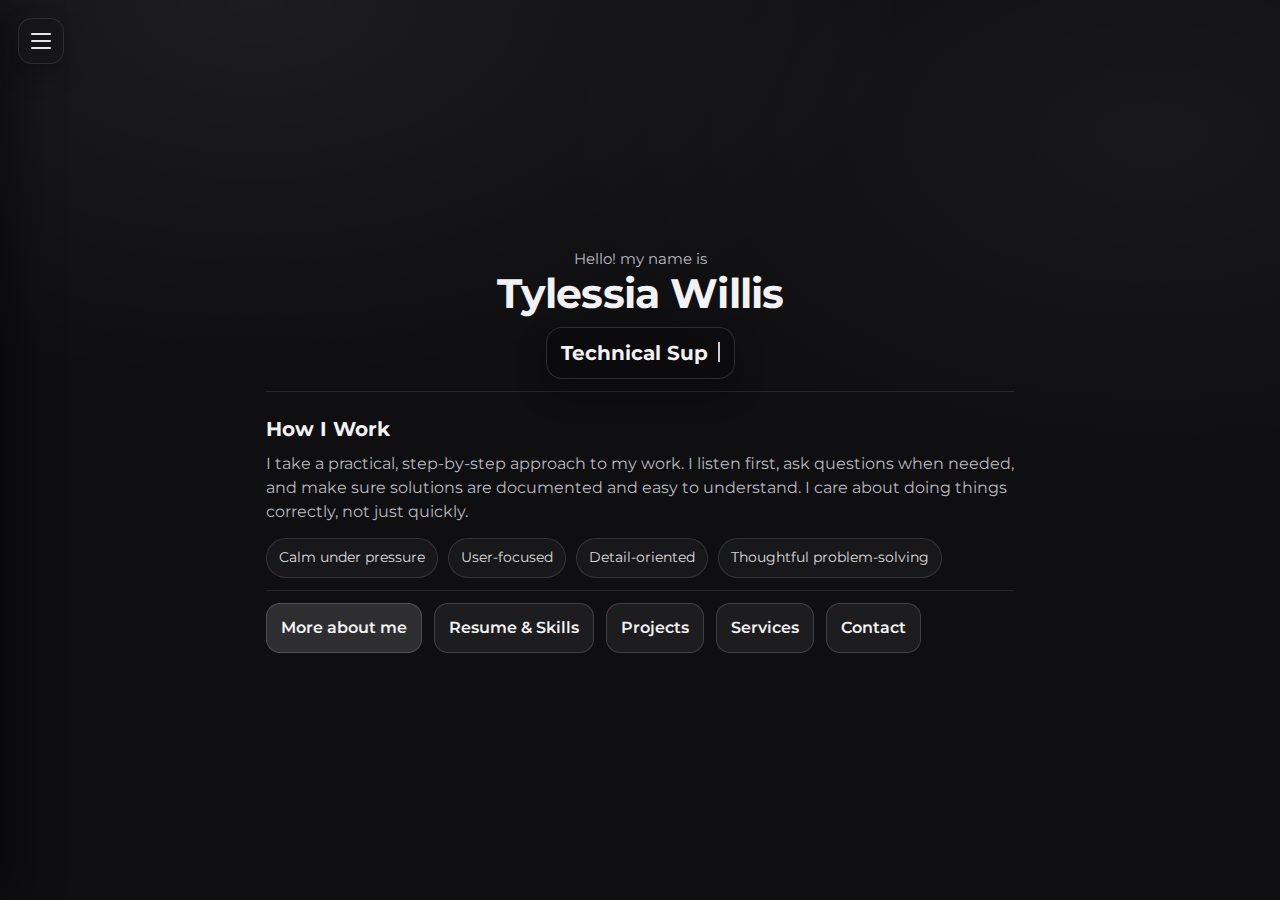
<file: index.html>
<!DOCTYPE html>
<html lang="en">
<head>
  <meta charset="UTF-8" />
  <meta name="viewport" content="width=device-width, initial-scale=1.0" />
  <title>Tylessia Willis | Portfolio</title>
  <meta name="description" content="Tylessia Willis — IT support + freelance web. Minimal portfolio with resume, services, and contact." />
  <link rel="preconnect" href="https://fonts.googleapis.com" />
  <link rel="preconnect" href="https://fonts.gstatic.com" crossorigin />
  <link href="https://fonts.googleapis.com/css2?family=Montserrat:wght@400;600;700&display=swap" rel="stylesheet" />
  <link rel="stylesheet" href="assets/css/styles.css" />
</head>
<body>
  <!-- Page: index -->
  <!-- Menu Button -->
  <button id="menu-toggle" class="menu-toggle" aria-label="Open navigation" aria-expanded="false" type="button">
    <span class="bars" aria-hidden="true">
      <span class="bar"></span>
      <span class="bar"></span>
      <span class="bar"></span>
    </span>
  </button>

  <!-- Slide Nav -->
  <div id="site-overlay" class="site-overlay" aria-hidden="true"></div>
  <nav id="site-nav" class="site-nav" aria-label="Site"></nav>

  <main class="page">
<div class="hero">
  <p class="kicker">Hello! my name is</p>
  <h1 class="h1">Tylessia Willis</h1>

  <!-- Smaller typing box -->
  <div class="hero-typed hero-typed--sm">
    <span id="typed-text"></span><span class="cursor"></span>
  </div>

  <div class="divider"></div>

<section class="home-personality">
  <h2 class="h2">How I Work</h2>

  <p class="muted">
  I take a practical, step-by-step approach to my work. I listen first, ask questions when needed,
  and make sure solutions are documented and easy to understand. I care about doing things correctly,
  not just quickly.
</p>


  <!-- Personality pills -->
<div class="traits">
  <span class="trait">Calm under pressure</span>
  <span class="trait">User-focused</span>
  <span class="trait">Detail-oriented</span>
  <span class="trait">Thoughtful problem-solving</span>
</div>


<div class="divider"></div>

<div class="btns">
  <a class="btn primary" href="about.html">More about me</a>
  <a class="btn" href="resume.html">Resume & Skills</a>
  <a class="btn" href="projects.html">Projects</a>
  <a class="btn" href="services.html">Services</a>
  <a class="btn" href="contact.html">Contact</a>
</div>

</section>
</div>

  </main>

  <script src="assets/js/site.js" defer></script>
  <script src="assets/js/home.js" defer></script>
</body>
</html>
</file>
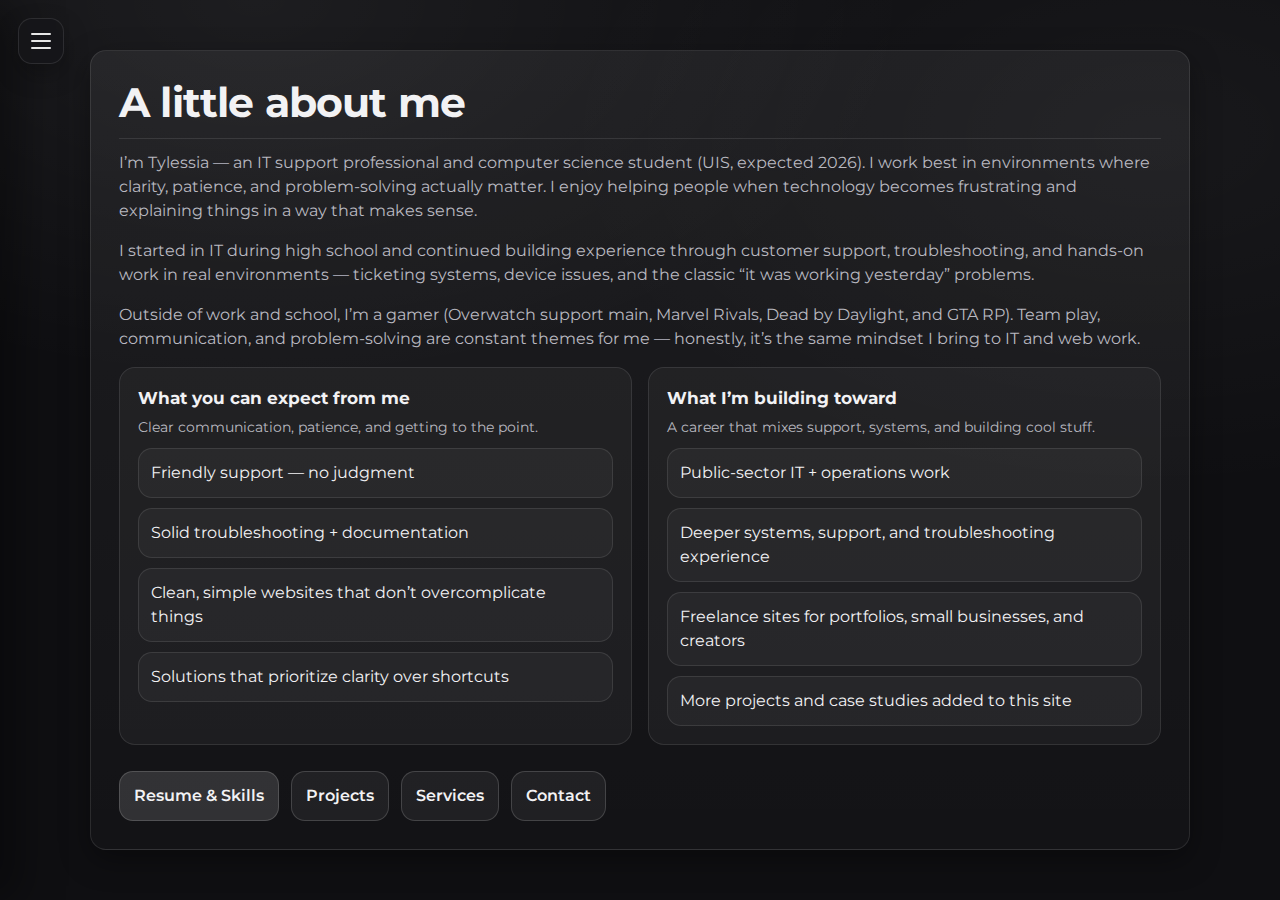
<file: about.html>
<!DOCTYPE html>
<html lang="en">
<head>
  <meta charset="UTF-8" />
  <meta name="viewport" content="width=device-width, initial-scale=1.0" />
  <title>About | Tylessia Willis</title>
  <meta name="description" content="About Tylessia Willis — IT support + web freelancing." />
  <link rel="preconnect" href="https://fonts.googleapis.com" />
  <link rel="preconnect" href="https://fonts.gstatic.com" crossorigin />
  <link href="https://fonts.googleapis.com/css2?family=Montserrat:wght@400;600;700&display=swap" rel="stylesheet" />
  <link rel="stylesheet" href="assets/css/styles.css" />
</head>
<body>
  <!-- Page: about -->
  <button id="menu-toggle" class="menu-toggle" aria-label="Open navigation" aria-expanded="false" type="button">
  <span class="bars" aria-hidden="true">
    <span class="bar"></span>
    <span class="bar"></span>
    <span class="bar"></span>
  </span>
</button>

<div id="site-overlay" class="site-overlay" aria-hidden="true"></div>
<nav id="site-nav" class="site-nav" aria-label="Site"></nav>


  <main class="page">
    <div class="container">
      <section class="card card-pad">
        <h1 class="h1">A little about me</h1>
        <div class="divider"></div>

        <div class="stack">
         <p class="muted">
  I’m Tylessia — an IT support professional and computer science student (UIS, expected 2026).
  I work best in environments where clarity, patience, and problem-solving actually matter.
  I enjoy helping people when technology becomes frustrating and explaining things in a way that makes sense.
</p>

<p class="muted">
  I started in IT during high school and continued building experience through customer support,
  troubleshooting, and hands-on work in real environments — ticketing systems, device issues,
  and the classic “it was working yesterday” problems.
</p>

<p class="muted">
  Outside of work and school, I’m a gamer (Overwatch support main, Marvel Rivals, Dead by Daylight,
  and GTA RP). Team play, communication, and problem-solving are constant themes for me —
  honestly, it’s the same mindset I bring to IT and web work.
</p>


          <div class="grid-2">
            <div class="project">
              <h3>What you can expect from me</h3>
              <p class="meta">Clear communication, patience, and getting to the point.</p>
              <ul class="list" style="margin-top:10px">
                <li>Friendly support — no judgment</li>
                <li>Solid troubleshooting + documentation</li>
                <li>Clean, simple websites that don’t overcomplicate things</li>
                <li>Solutions that prioritize clarity over shortcuts</li>
              </ul>
            </div>

            <div class="project">
              <h3>What I’m building toward</h3>
              <p class="meta">A career that mixes support, systems, and building cool stuff.</p>
              <ul class="list" style="margin-top:10px">
                <li>Public-sector IT + operations work</li>
                <li>Deeper systems, support, and troubleshooting experience</li>
                <li>Freelance sites for portfolios, small businesses, and creators</li>
                <li>More projects and case studies added to this site</li>
              </ul>
            </div>
          </div>

          <div class="btns">
            <a class="btn primary" href="resume.html">Resume & Skills</a>
            <a class="btn" href="projects.html">Projects</a>
            <a class="btn" href="services.html">Services</a>
            <a class="btn" href="contact.html">Contact</a>
          </div>
        </div>
      </section>
    </div>
  </main>
</body>
</html>
<script src="assets/js/site.js" defer></script>
</file>
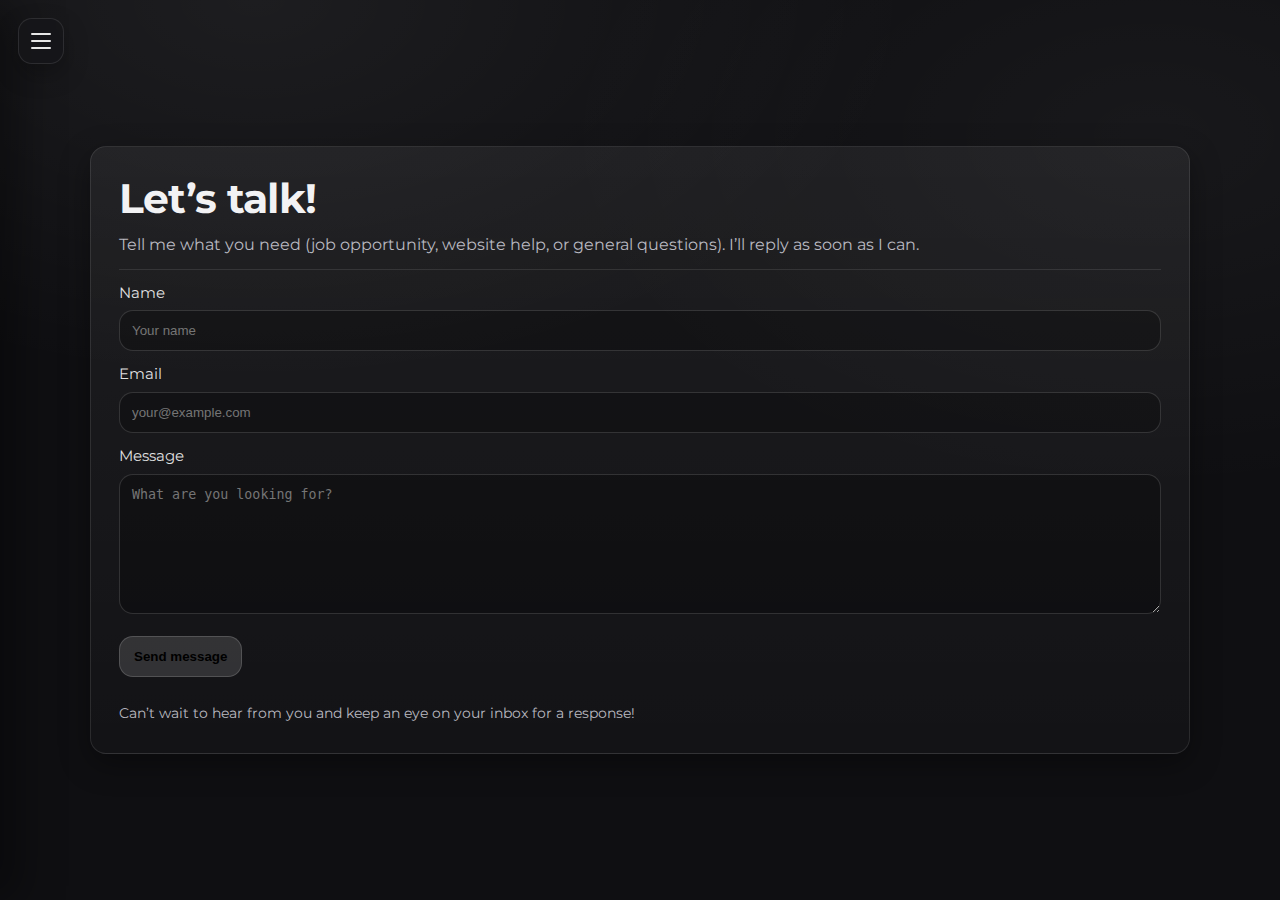
<file: contact.html>
<!DOCTYPE html>
<html lang="en">
<head>
  <meta charset="UTF-8" />
  <meta name="viewport" content="width=device-width, initial-scale=1.0" />
  <title>Contact | Tylessia Willis</title>
  <meta name="description" content="Contact Tylessia Willis for IT support and freelance website work." />
  <link rel="preconnect" href="https://fonts.googleapis.com" />
  <link rel="preconnect" href="https://fonts.gstatic.com" crossorigin />
  <link href="https://fonts.googleapis.com/css2?family=Montserrat:wght@400;600;700&display=swap" rel="stylesheet" />
  <link rel="stylesheet" href="assets/css/styles.css" />
</head>
<body>
  <button id="menu-toggle" class="menu-toggle" aria-label="Open navigation" aria-expanded="false" type="button">
    <span class="bars" aria-hidden="true">
      <span class="bar"></span>
      <span class="bar"></span>
      <span class="bar"></span>
    </span>
  </button>

  <div id="site-overlay" class="site-overlay" aria-hidden="true"></div>
  <nav id="site-nav" class="site-nav" aria-label="Site"></nav>

  <main class="page">
    <div class="container">
      <section class="card card-pad">
        <h1 class="h1">Let’s talk!</h1>
        <p class="muted" style="margin-top:10px">
          Tell me what you need (job opportunity, website help, or general questions). I’ll reply as soon as I can.
        </p>

        <div class="divider"></div>

        <form
          class="form"
          action="https://formspree.io/f/mjknzzpp"
          method="POST"
        >
          <input type="hidden" name="_subject" value="New message from portfolio site">
          <input type="text" name="_gotcha" style="display:none" tabindex="-1" autocomplete="off">

          <div class="field">
            <label for="name">Name</label>
            <input id="name" name="name" type="text" autocomplete="name" placeholder="Your name" required />
          </div>

          <div class="field">
            <label for="email">Email</label>
            <input id="email" name="email" type="email" autocomplete="email" placeholder="your@example.com" required />
          </div>

          <div class="field">
            <label for="message">Message</label>
            <textarea id="message" name="message" placeholder="What are you looking for?" required></textarea>
          </div>

          <div class="btns">
            <button class="btn primary" type="submit">Send message</button>
          </div>

          <p class="footer-note">
            Can’t wait to hear from you and keep an eye on your inbox for a response!
          </p>
        </form>
      </section>
    </div>
  </main>

  <script src="assets/js/site.js" defer></script>
</body>
</html>
</file>
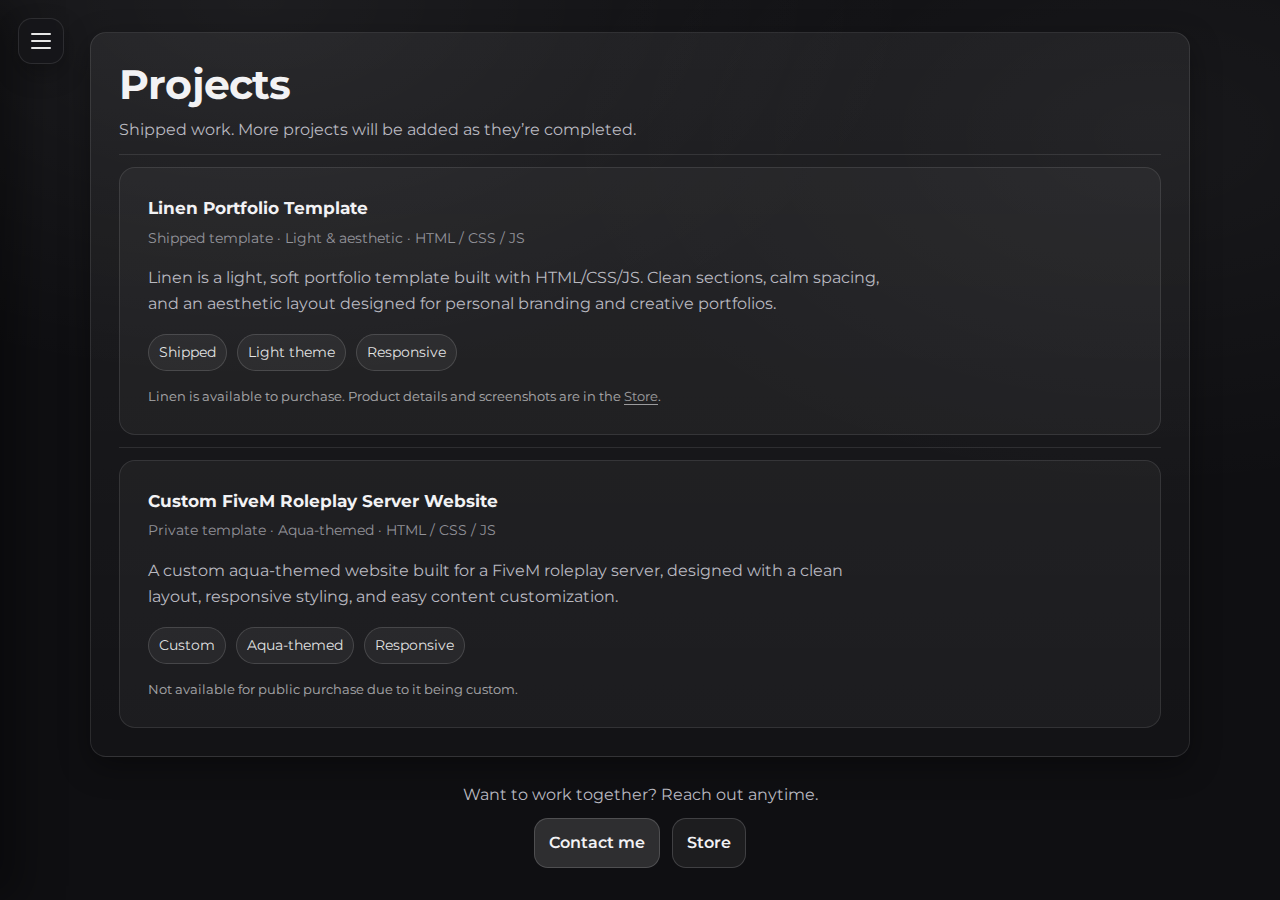
<file: projects.html>
<!DOCTYPE html>
<html lang="en">
<head>
  <meta charset="UTF-8" />
  <meta name="viewport" content="width=device-width, initial-scale=1.0" />
  <title>Projects | Tylessia Willis</title>
  <meta name="description" content="Shipped work by Tylessia Willis." />

  <link rel="preconnect" href="https://fonts.googleapis.com" />
  <link rel="preconnect" href="https://fonts.gstatic.com" crossorigin />
  <link href="https://fonts.googleapis.com/css2?family=Montserrat:wght@400;600;700&display=swap" rel="stylesheet" />
  <link rel="stylesheet" href="assets/css/styles.css" />

  <!-- Page-only spacing polish (safe) -->
  <style>
    .project { padding: 28px; }
    .project h3 { margin-bottom: 6px; }
    .project .meta { margin: 0 0 16px; opacity: .75; }
    .project .project-desc { line-height: 1.6; max-width: 68ch; margin: 0 0 18px; }
    .badges { margin-bottom: 16px; }
    .project-note { margin-top: 8px; font-size: 13px; opacity: .65; max-width: 72ch; }
    .project-note a { color: inherit; text-decoration: underline; text-underline-offset: 3px; opacity: .9; }
    .project-note a:hover { opacity: 1; }
  </style>
</head>

<body>
  <!-- Page: projects -->
  <button id="menu-toggle" class="menu-toggle" aria-label="Open navigation" aria-expanded="false" type="button">
    <span class="bars" aria-hidden="true">
      <span class="bar"></span>
      <span class="bar"></span>
      <span class="bar"></span>
    </span>
  </button>

  <div id="site-overlay" class="site-overlay" aria-hidden="true"></div>
  <nav id="site-nav" class="site-nav" aria-label="Site"></nav>

  <main class="page">
    <div class="container">
      <section class="card card-pad">
        <h1 class="h1">Projects</h1>
        <p class="muted" style="margin-top:10px">
          Shipped work. More projects will be added as they’re completed.
        </p>

        <div class="divider"></div>

        <div class="projects">
          <!-- ✅ Shipped: Linen -->
          <article class="project">
            <h3>Linen Portfolio Template</h3>
            <p class="meta">Shipped template · Light & aesthetic · HTML / CSS / JS</p>

            <p class="muted project-desc">
              Linen is a light, soft portfolio template built with HTML/CSS/JS. Clean sections, calm spacing,
              and an aesthetic layout designed for personal branding and creative portfolios.
            </p>

            <div class="badges">
              <span class="badge">Shipped</span>
              <span class="badge">Light theme</span>
              <span class="badge">Responsive</span>
            </div>

            <p class="project-note">
              Linen is available to purchase. Product details and screenshots are in the
              <a href="store.html">Store</a>.
            </p>
          </article>
        </div>

        <div class="divider"></div>

          <article class="project">
            <h3>Custom FiveM Roleplay Server Website</h3>
            <p class="meta">Private template · Aqua-themed · HTML / CSS / JS</p>

            <p class="muted project-desc">
            A custom aqua-themed website built for a FiveM roleplay server, designed with a clean layout, responsive styling, and easy content customization.
            </p>

            <div class="badges">
              <span class="badge">Custom</span>
              <span class="badge">Aqua-themed</span>
              <span class="badge">Responsive</span>
            </div>

            <p class="project-note">
              Not available for public purchase due to it being custom.
            </p>
          </article>
        </div>
        
        <div class="divider"></div>

        <p class="muted">
          Want to work together? Reach out anytime.
        </p>

        <div class="btns">
          <a class="btn primary" href="contact.html">Contact me</a>
          <a class="btn" href="store.html">Store</a>
        </div>
      </section>
    </div>
  </main>

  <script src="assets/js/site.js" defer></script>
</body>
</html>
</file>
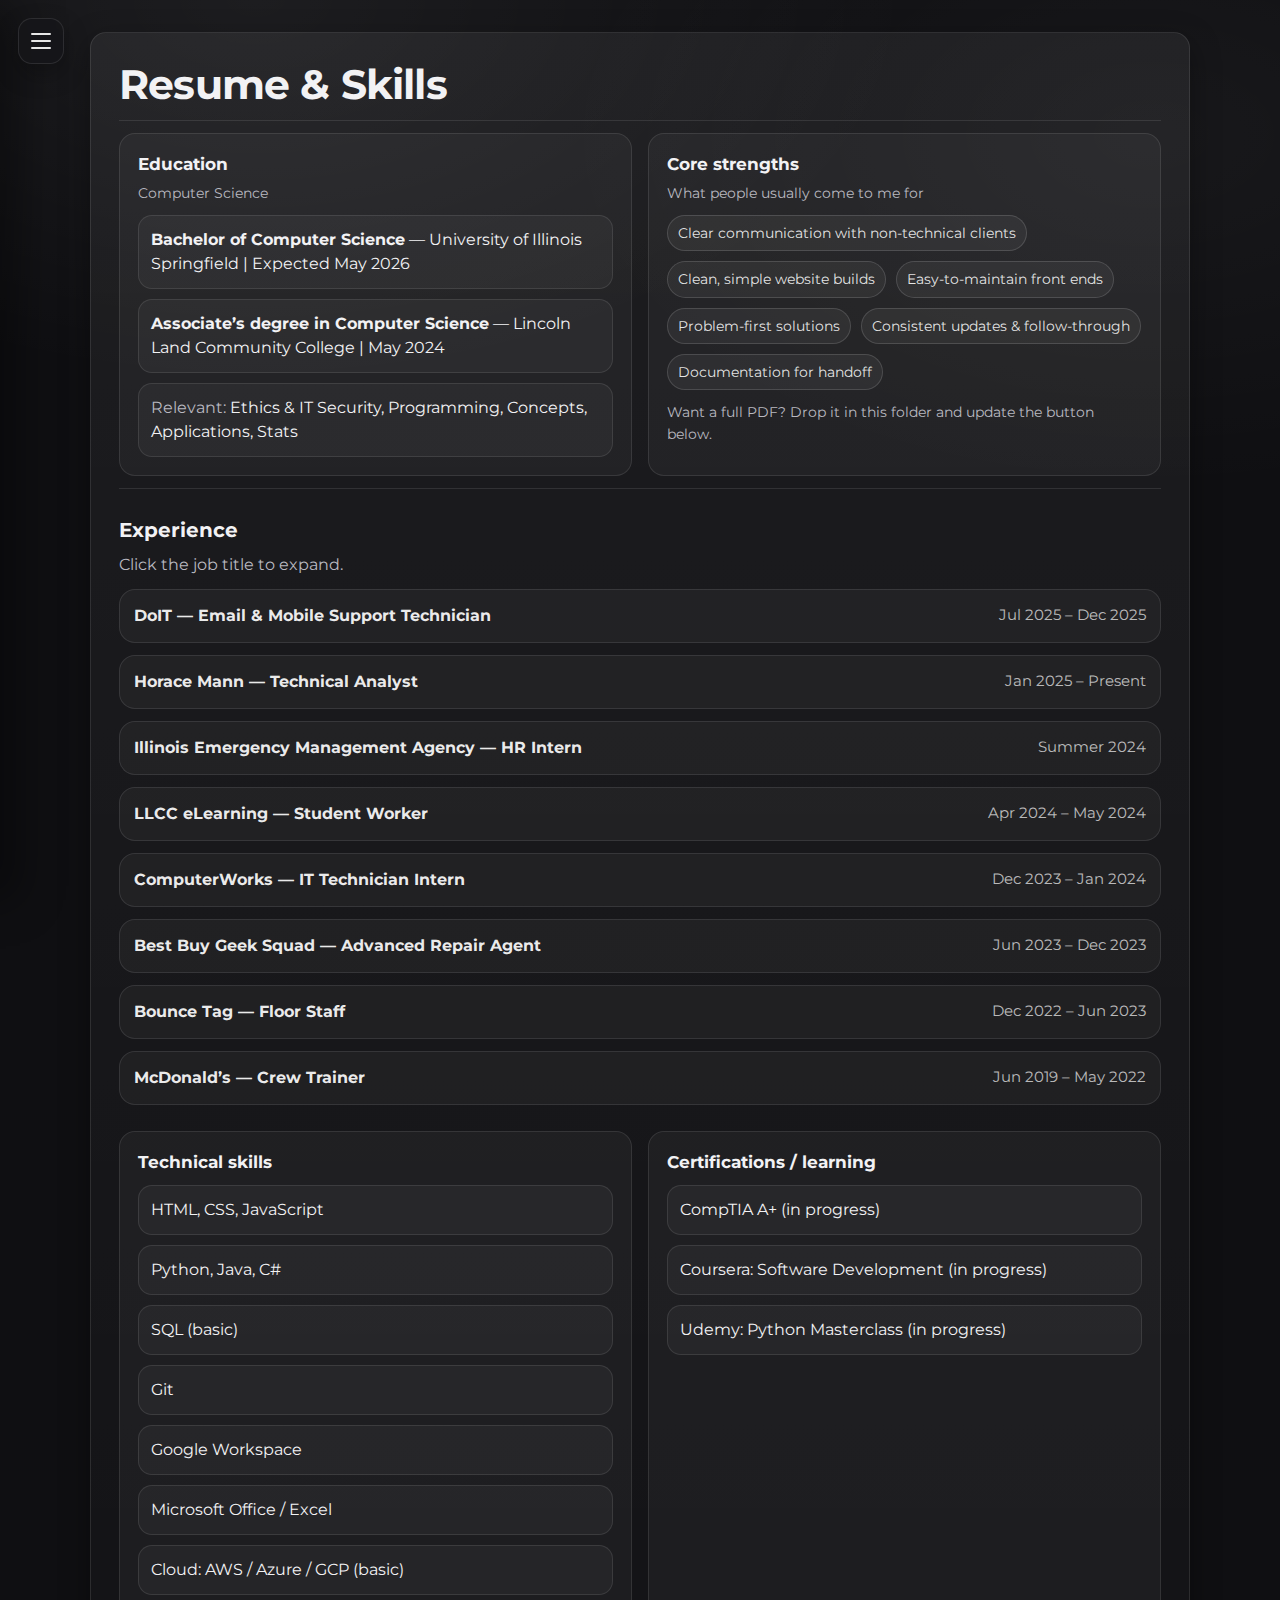
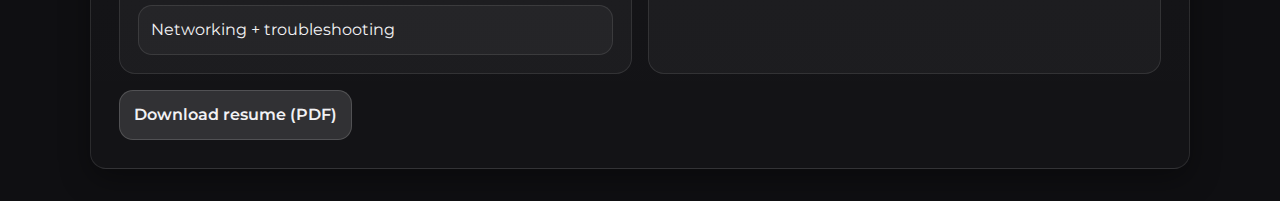
<file: resume.html>
<!DOCTYPE html>
<html lang="en">
<head>
  <meta charset="UTF-8" />
  <meta name="viewport" content="width=device-width, initial-scale=1.0" />
  <title>Resume & Skills | Tylessia Willis</title>
  <meta name="description" content="Resume, skills, and experience for Tylessia Willis." />
  <link rel="preconnect" href="https://fonts.googleapis.com" />
  <link rel="preconnect" href="https://fonts.gstatic.com" crossorigin />
  <link href="https://fonts.googleapis.com/css2?family=Montserrat:wght@400;600;700&display=swap" rel="stylesheet" />
  <link rel="stylesheet" href="assets/css/styles.css" />
</head>
<body>
  <!-- Page: resume -->
  <button id="menu-toggle" class="menu-toggle" aria-label="Open navigation" aria-expanded="false" type="button">
    <span class="bars" aria-hidden="true">
      <span class="bar"></span>
      <span class="bar"></span>
      <span class="bar"></span>
    </span>
  </button>

  <div id="site-overlay" class="site-overlay" aria-hidden="true"></div>
  <nav id="site-nav" class="site-nav" aria-label="Site"></nav>

  <main class="page">
    <div class="container">
      <section class="card card-pad">
        <h1 class="h1">Resume & Skills</h1>
        <div class="divider"></div>

        <div class="grid-2">
          <div class="project">
            <h3>Education</h3>
            <p class="meta">Computer Science</p>
            <ul class="list" style="margin-top:10px">
              <li><strong>Bachelor of Computer Science</strong> — University of Illinois Springfield | Expected May 2026</li>
              <li><strong>Associate’s degree in Computer Science</strong> — Lincoln Land Community College | May 2024</li>
              <li><span class="muted">Relevant:</span> Ethics & IT Security, Programming, Concepts, Applications, Stats</li>
            </ul>
          </div>

          <div class="project">
            <h3>Core strengths</h3>
            <p class="meta">What people usually come to me for</p>
            <div class="badges">
            <span class="badge">Clear communication with non-technical clients</span>
            <span class="badge">Clean, simple website builds</span>
            <span class="badge">Easy-to-maintain front ends</span>
            <span class="badge">Problem-first solutions</span>
            <span class="badge">Consistent updates & follow-through</span>
            <span class="badge">Documentation for handoff</span>
            </div>
            <p class="footer-note" style="margin-top:12px">
              Want a full PDF? Drop it in this folder and update the button below.
            </p>
          </div>
        </div>

        <div class="divider"></div>

      <section class="section">
  <h2 class="h2">Experience</h2>
  <p class="muted">Click the job title to expand.</p>

  <div class="exp-list">

    <details class="exp-item">
      <summary class="exp-summary">
        <span class="exp-title">DoIT — Email &amp; Mobile Support Technician</span>
        <span class="exp-meta">Jul 2025 – Dec 2025</span>
      </summary>
      <div class="exp-body">
        <ul class="exp-bullets">
          <li>Supported users with email and mobile device issues, focusing on clear communication and quick resolution.</li>
          <li>Troubleshot account access, device setup, and common configuration problems.</li>
          <li>Documented fixes and patterns to reduce repeat issues.</li>
          <li>Escalated complex issues with helpful notes and context.</li>
        </ul>
      </div>
    </details>

    <details class="exp-item">
      <summary class="exp-summary">
        <span class="exp-title">Horace Mann — Technical Analyst</span>
        <span class="exp-meta">Jan 2025 – Present</span>
      </summary>
      <div class="exp-body">
        <ul class="exp-bullets">
          <li>Provided technical support through tickets and direct communication with users.</li>
          <li>Troubleshot hardware/software issues and guided users step-by-step.</li>
          <li>Prioritized requests, tracked progress, and followed through to resolution.</li>
          <li>Maintained clear documentation for repeatable solutions.</li>
        </ul>
      </div>
    </details>

    <details class="exp-item">
      <summary class="exp-summary">
        <span class="exp-title">Illinois Emergency Management Agency — HR Intern</span>
        <span class="exp-meta">Summer 2024</span>
      </summary>
      <div class="exp-body">
        <ul class="exp-bullets">
          <li>Supported internal processes and documentation in a structured environment.</li>
          <li>Worked with teams to keep information organized and accurate.</li>
          <li>Communicated updates clearly and handled sensitive information responsibly.</li>
          <li>Assisted with tasks that required attention to detail and follow-through.</li>
        </ul>
      </div>
    </details>

    <details class="exp-item">
      <summary class="exp-summary">
        <span class="exp-title">LLCC eLearning — Student Worker</span>
        <span class="exp-meta">Apr 2024 – May 2024</span>
      </summary>
      <div class="exp-body">
        <ul class="exp-bullets">
          <li>Supported eLearning tasks and helped keep course-related work organized.</li>
          <li>Assisted with troubleshooting and basic support requests as needed.</li>
          <li>Communicated clearly with staff and followed instructions carefully.</li>
          <li>Helped maintain consistency and quality in day-to-day work.</li>
        </ul>
      </div>
    </details>

    <details class="exp-item">
      <summary class="exp-summary">
        <span class="exp-title">ComputerWorks — IT Technician Intern</span>
        <span class="exp-meta">Dec 2023 – Jan 2024</span>
      </summary>
      <div class="exp-body">
        <ul class="exp-bullets">
          <li>Assisted with diagnosing and resolving device and system issues.</li>
          <li>Worked with ticketing / service workflows and customer communication.</li>
          <li>Performed basic setup, testing, and troubleshooting tasks.</li>
          <li>Documented findings and next steps for smooth handoff.</li>
        </ul>
      </div>
    </details>

    <details class="exp-item">
      <summary class="exp-summary">
        <span class="exp-title">Best Buy Geek Squad — Advanced Repair Agent</span>
        <span class="exp-meta">Jun 2023 – Dec 2023</span>
      </summary>
      <div class="exp-body">
        <ul class="exp-bullets">
          <li>Diagnosed and repaired customer devices with a focus on clear expectations.</li>
          <li>Explained technical issues in a way that made sense to non-technical users.</li>
          <li>Documented work and kept repairs organized.</li>
          <li>Balanced quality work with time management.</li>
        </ul>
      </div>
    </details>

    <details class="exp-item">
      <summary class="exp-summary">
        <span class="exp-title">Bounce Tag — Floor Staff</span>
        <span class="exp-meta">Dec 2022 – Jun 2023</span>
      </summary>
      <div class="exp-body">
        <ul class="exp-bullets">
          <li>Customer-facing support in a fast-paced environment.</li>
          <li>Handled issues calmly and communicated clearly with guests and team members.</li>
          <li>Stayed organized during busy shifts and followed procedures.</li>
          <li>Maintained a positive, helpful presence.</li>
        </ul>
      </div>
    </details>

    <details class="exp-item">
      <summary class="exp-summary">
        <span class="exp-title">McDonald’s — Crew Trainer</span>
        <span class="exp-meta">Jun 2019 – May 2022</span>
      </summary>
      <div class="exp-body">
        <ul class="exp-bullets">
          <li>Trained new staff and supported team performance through clear instruction.</li>
          <li>Stayed calm under pressure and helped keep operations running smoothly.</li>
          <li>Handled customer concerns with patience and professionalism.</li>
          <li>Maintained consistency, accuracy, and accountability.</li>
        </ul>
      </div>
    </details>
</div>
</section>

        <div class="grid-2 section">
          <div class="project">
            <h3>Technical skills</h3>
            <ul class="list" style="margin-top:10px">
              <li>HTML, CSS, JavaScript</li>
              <li>Python, Java, C#</li>
              <li>SQL (basic)</li>
              <li>Git</li>
              <li>Google Workspace</li>
              <li>Microsoft Office / Excel</li>
              <li>Cloud: AWS / Azure / GCP (basic)</li>
              <li>Networking + troubleshooting</li>
            </ul>
          </div>

          <div class="project">
            <h3>Certifications / learning</h3>
            <ul class="list" style="margin-top:10px">
              <li>CompTIA A+ (in progress)</li>
              <li>Coursera: Software Development (in progress)</li>
              <li>Udemy: Python Masterclass (in progress)</li>
            </ul>
            </div>
            <div class="section-actions">
  <a class="btn primary" href="assets/docs/resume.pdf" download>
    Download resume (PDF)
  </a>
</div>

          </div>
        </div>
      </section>
    </div>
  </main>

  <script src="assets/js/site.js" defer></script>
</body>
</html>
</file>
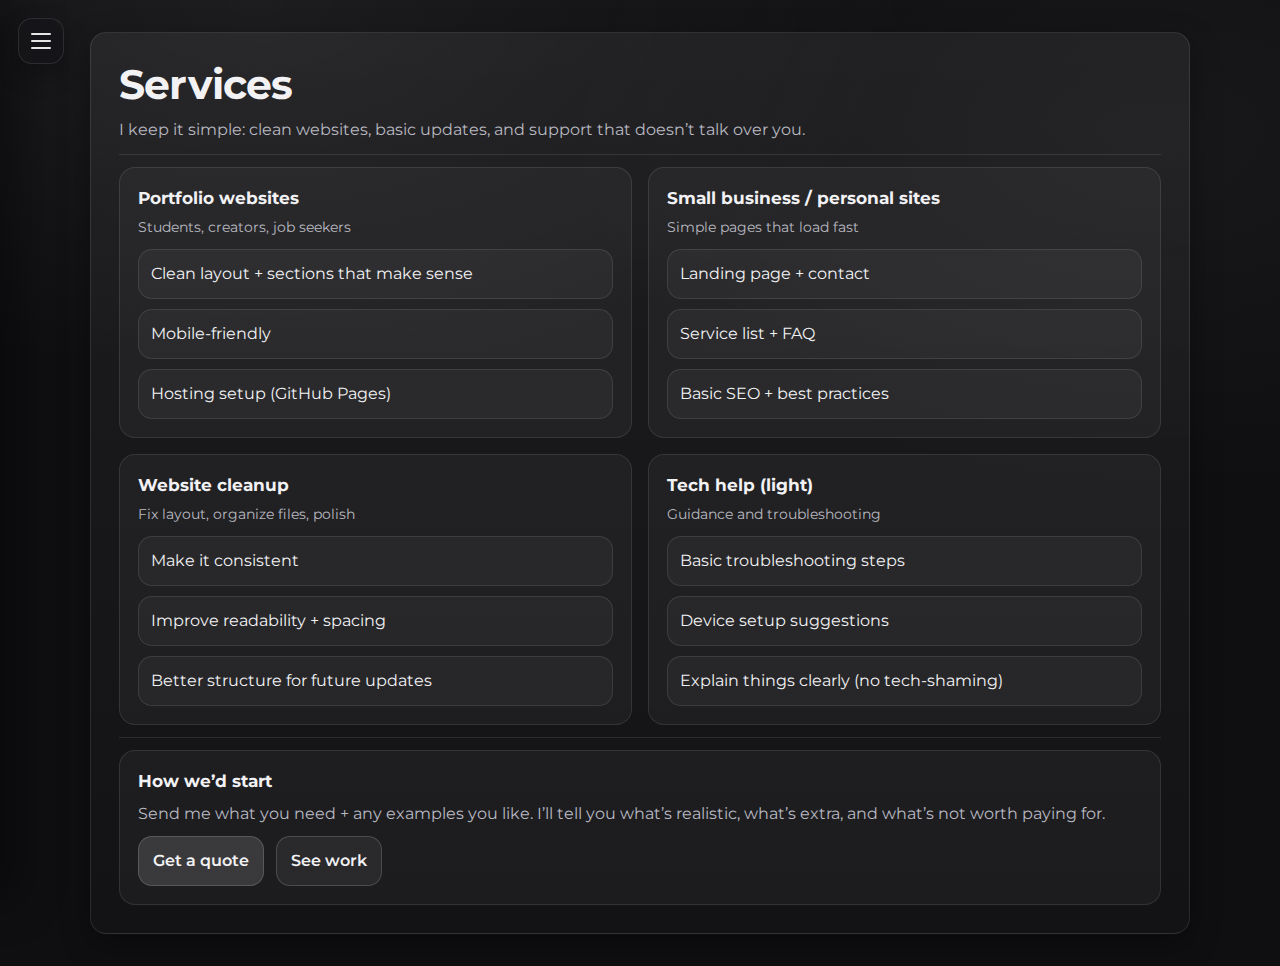
<file: services.html>
<!DOCTYPE html>
<html lang="en">
<head>
  <meta charset="UTF-8" />
  <meta name="viewport" content="width=device-width, initial-scale=1.0" />
  <title>Services | Tylessia Willis</title>
  <meta name="description" content="Freelance website and tech services by Tylessia Willis." />
  <link rel="preconnect" href="https://fonts.googleapis.com" />
  <link rel="preconnect" href="https://fonts.gstatic.com" crossorigin />
  <link href="https://fonts.googleapis.com/css2?family=Montserrat:wght@400;600;700&display=swap" rel="stylesheet" />
  <link rel="stylesheet" href="assets/css/styles.css" />
</head>
<body>
  <!-- Page: services -->
  <button id="menu-toggle" class="menu-toggle" aria-label="Open navigation" aria-expanded="false" type="button">
    <span class="bars" aria-hidden="true">
      <span class="bar"></span>
      <span class="bar"></span>
      <span class="bar"></span>
    </span>
  </button>

  <div id="site-overlay" class="site-overlay" aria-hidden="true"></div>
  <nav id="site-nav" class="site-nav" aria-label="Site"></nav>

  <main class="page">
    <div class="container">
      <section class="card card-pad">
        <h1 class="h1">Services</h1>
        <p class="muted" style="margin-top:10px">
          I keep it simple: clean websites, basic updates, and support that doesn’t talk over you.
        </p>

        <div class="divider"></div>

        <div class="grid-2">
          <article class="project">
            <h3>Portfolio websites</h3>
            <p class="meta">Students, creators, job seekers</p>
            <ul class="list" style="margin-top:10px">
              <li>Clean layout + sections that make sense</li>
              <li>Mobile-friendly</li>
              <li>Hosting setup (GitHub Pages)</li>
            </ul>
          </article>

          <article class="project">
            <h3>Small business / personal sites</h3>
            <p class="meta">Simple pages that load fast</p>
            <ul class="list" style="margin-top:10px">
              <li>Landing page + contact</li>
              <li>Service list + FAQ</li>
              <li>Basic SEO + best practices</li>
            </ul>
          </article>

          <article class="project">
            <h3>Website cleanup</h3>
            <p class="meta">Fix layout, organize files, polish</p>
            <ul class="list" style="margin-top:10px">
              <li>Make it consistent</li>
              <li>Improve readability + spacing</li>
              <li>Better structure for future updates</li>
            </ul>
          </article>

          <article class="project">
            <h3>Tech help (light)</h3>
            <p class="meta">Guidance and troubleshooting</p>
            <ul class="list" style="margin-top:10px">
              <li>Basic troubleshooting steps</li>
              <li>Device setup suggestions</li>
              <li>Explain things clearly (no tech-shaming)</li>
            </ul>
          </article>
        </div>

        <div class="divider"></div>

        <article class="project">
          <h3>How we’d start</h3>
          <p class="muted" style="margin-top:8px">
            Send me what you need + any examples you like. I’ll tell you what’s realistic, what’s extra, and what’s not worth paying for.
          </p>
          <div class="btns">
            <a class="btn primary" href="contact.html">Get a quote</a>
            <a class="btn" href="projects.html">See work</a>
          </div>
        </article>
      </section>
    </div>
  </main>

  <script src="assets/js/site.js" defer></script>
</body>
</html>
</file>
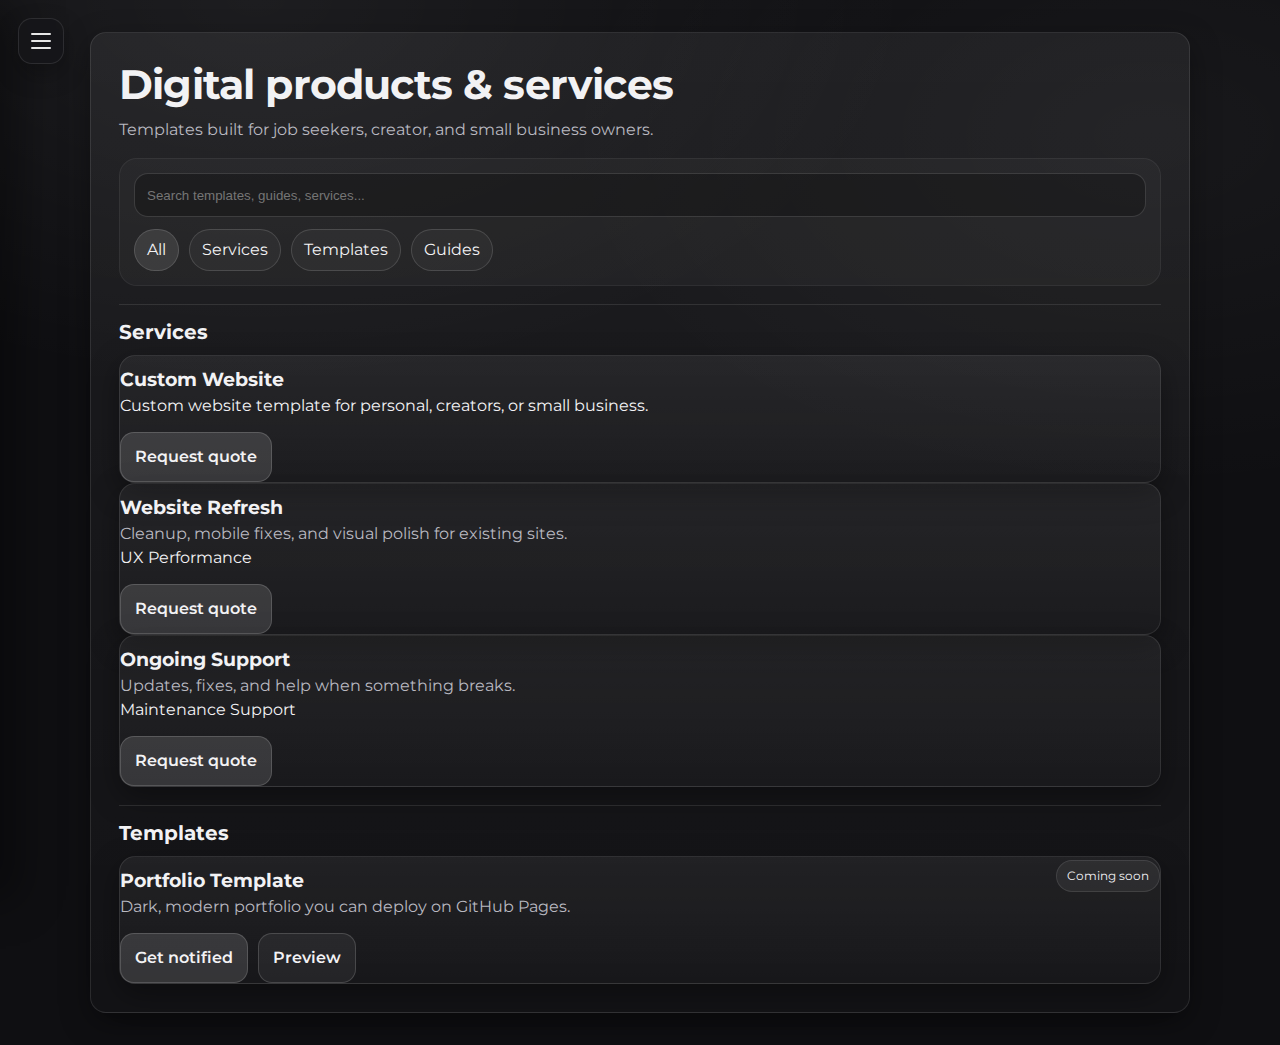
<file: store.html>
<!DOCTYPE html>
<html lang="en">
<head>
  <meta charset="UTF-8" />
  <meta name="viewport" content="width=device-width, initial-scale=1.0" />
  <title>Store | Tylessia Willis</title>
  <meta name="description" content="Services and digital templates by Tylessia Willis." />

  <link rel="preconnect" href="https://fonts.googleapis.com" />
  <link rel="preconnect" href="https://fonts.gstatic.com" crossorigin />
  <link href="https://fonts.googleapis.com/css2?family=Montserrat:wght@400;600;700&display=swap" rel="stylesheet" />

  <link rel="stylesheet" href="assets/css/styles.css" />

  <!-- Small safety styles (only for the new store controls + badges) -->
  <style>
    .store-controls{display:grid;gap:12px;margin-top:16px}
    .store-search{width:100%}
    .store-filters{display:flex;flex-wrap:wrap;gap:10px}
    .pill-btn{border:1px solid rgba(255,255,255,.14);background:rgba(255,255,255,.04);color:inherit;padding:8px 12px;border-radius:999px;cursor:pointer;font:inherit}
    .pill-btn.is-active{background:rgba(255,255,255,.10)}
    .store-badge{font-size:12px;padding:6px 10px;border-radius:999px;background:rgba(255,255,255,.06);border:1px solid rgba(255,255,255,.10)}
    .card-top{display:flex;align-items:center;justify-content:space-between;gap:12px}
    .store-actions{display:flex;gap:10px;flex-wrap:wrap;margin-top:14px}
    .is-hidden{display:none!important}
  </style>
</head>
<body>

  <!-- Nav -->
  <button id="menu-toggle" class="menu-toggle" aria-label="Open navigation" aria-expanded="false" type="button">
    <span class="bars" aria-hidden="true">
      <span class="bar"></span>
      <span class="bar"></span>
      <span class="bar"></span>
    </span>
  </button>
  <div id="site-overlay" class="site-overlay" aria-hidden="true"></div>
  <nav id="site-nav" class="site-nav" aria-label="Site"></nav>

  <main class="page">
    <div class="container">

      <section class="card card-pad">
        <h1 class="h1">Digital products & services</h1>
        <p class="muted" style="margin-top:10px">
          Templates built for job seekers, creator, and small business owners.</p>

        <!-- Search + Filters -->
        <div class="store-controls">
          <input
            id="storeSearch"
            class="input store-search"
            type="search"
            placeholder="Search templates, guides, services..."
            aria-label="Search store items"
          />

          <div class="store-filters" role="tablist" aria-label="Store filters">
            <button class="pill-btn is-active" data-filter="all" type="button">All</button>
            <button class="pill-btn" data-filter="services" type="button">Services</button>
            <button class="pill-btn" data-filter="templates" type="button">Templates</button>
            <button class="pill-btn" data-filter="guides" type="button">Guides</button>
          </div>
        </div>

        <div class="divider" style="margin-top:18px"></div>

        <!-- SERVICES -->
        <h2 class="h2">Services</h2>

        <div class="grid grid-3">
          <div class="card store-item" data-type="services" data-title="Portfolio Website">
            <div class="card-top">
              <span class="pill"></span>
            </div>

            <h3 style="margin-top:10px">Custom Website</h3>
            <div class="pill-row">
              <span class="pill">Custom website template for personal, creators, or small business.</span>
            </div>

            <div class="store-actions">
              <a class="btn primary" href="contact.html">Request quote</a>
            </div>
          </div>

          <div class="card store-item" data-type="services" data-title="Website Refresh">
    

            <h3 style="margin-top:10px">Website Refresh</h3>
            <p class="muted">
              Cleanup, mobile fixes, and visual polish for existing sites.
            </p>

            <div class="pill-row">
              <span class="pill">UX</span>
              <span class="pill">Performance</span>
            </div>

            <div class="store-actions">
              <a class="btn primary" href="contact.html">Request quote</a>
            </div>
          </div>

          <div class="card store-item" data-type="services" data-title="Ongoing Support">
            <div class="card-top">
            </div>

            <h3 style="margin-top:10px">Ongoing Support</h3>
            <p class="muted">
              Updates, fixes, and help when something breaks.
            </p>

            <div class="pill-row">
              <span class="pill">Maintenance</span>
              <span class="pill">Support</span>
            </div>

            <div class="store-actions">
              <a class="btn primary" href="contact.html">Request quote</a>
            </div>
          </div>
        </div>

        <div class="divider" style="margin-top:18px"></div>

        <!-- TEMPLATES -->
        <h2 class="h2">Templates</h2>

        <div class="grid grid-3">
          <div class="card store-item" data-type="templates" data-title="Minimal Portfolio Template">
            <div class="card-top">
              <span class="pill"><h3 style="margin-top:10px">Portfolio Template</h3></span>
              <span class="store-badge">Coming soon</span>
            </div>
            <p class="muted">
              Dark, modern portfolio you can deploy on GitHub Pages.
            </p>

            <div class="store-actions">
              <a class="btn primary" href="contact.html">Get notified</a>
              <a class="btn" href="projects.html">Preview</a>
            </div>
          </div>
        </div>
      </section>
    </div>
  </main>

  <script src="assets/js/site.js" defer></script>

  <!-- Store search + filters -->
  <script>
    document.addEventListener("DOMContentLoaded", () => {
      const search = document.getElementById("storeSearch");
      const items = Array.from(document.querySelectorAll(".store-item"));
      const filterBtns = Array.from(document.querySelectorAll(".pill-btn"));

      let active = "all";

      function apply() {
        const q = (search?.value || "").trim().toLowerCase();

        items.forEach(el => {
          const type = el.getAttribute("data-type") || "";
          const title = (el.getAttribute("data-title") || "").toLowerCase();
          const text = (el.textContent || "").toLowerCase();

          const okType = (active === "all") || (type === active);
          const okSearch = !q || title.includes(q) || text.includes(q);

          el.classList.toggle("is-hidden", !(okType && okSearch));
        });
      }

      filterBtns.forEach(btn => {
        btn.addEventListener("click", () => {
          filterBtns.forEach(b => b.classList.remove("is-active"));
          btn.classList.add("is-active");
          active = btn.getAttribute("data-filter") || "all";
          apply();
        });
      });

      search?.addEventListener("input", apply);
      apply();
    });
  </script>
</body>
</html>
</file>
<file: assets/css/styles.css>
/* ==========================================================
   Tylessia Willis — Portfolio Styles
   TABLE OF CONTENTS
   1) CSS Variables + Base
   2) Layout (page, container, grid)
   3) Typography
   4) Components (card, buttons, badges/pills, dividers)
   5) Navigation (mobile + overlay)
   6) Forms
   7) Page Sections (home, about, resume, projects)
   8) Utilities
   ========================================================== */

/*
  Tylessia Willis — Portfolio
  Minimal, dark, and clean. (Light enough to feel friendly, dark enough to feel sleek.)
*/

:root {
  --bg: #0f0f12;
  --panel: #15151a;
  --panel-2: #1b1b22;
  --text: #f2f2f4;
  --muted: #b9b9c0;
  --faint: #7c7c87;
  --line: rgba(255, 255, 255, 0.10);
  --shadow: 0 10px 30px rgba(0, 0, 0, 0.35);
  --radius: 16px;
  --radius-sm: 12px;
  --max: 1100px;
}

* {
  box-sizing: border-box;
  margin: 0;
  padding: 0;
}

html,
body {
  height: 100%;
}

body {
  font-family: 'Montserrat', system-ui, -apple-system, Segoe UI, Roboto, Arial, sans-serif;
  background: radial-gradient(1200px 700px at 20% 0%, rgba(255,255,255,0.06), transparent 55%),
              radial-gradient(1000px 600px at 90% 15%, rgba(255,255,255,0.04), transparent 60%),
              var(--bg);
  color: var(--text);
  line-height: 1.5;
  overflow-x: hidden;
  background-attachment: fixed;
}

a {
  color: inherit;
  text-decoration: none;
}

img {
  max-width: 100%;
  display: block;
}

/* Layout */
.page {
  min-height: 100vh;
  padding: 32px 20px;
  display: grid;
  place-items: center;
}

.container {
  width: min(var(--max), calc(100% - 0px));
}

.card {
  background: linear-gradient(180deg, rgba(255,255,255,0.06), rgba(255,255,255,0.02));
  border: 1px solid var(--line);
  border-radius: var(--radius);
  box-shadow: var(--shadow);
}

.card-pad {
  padding: 28px;
}

.stack {
  display: grid;
  gap: 16px;
}

.grid-2 {
  display: grid;
  gap: 16px;
  grid-template-columns: repeat(2, minmax(0, 1fr));
}

@media (max-width: 860px) {
  .grid-2 { grid-template-columns: 1fr; }
  .card-pad { padding: 22px; }
}

/* Top left menu button */
.menu-toggle {
  position: fixed;
  top: 18px;
  left: 18px;
  z-index: 1200;
  width: 46px;
  height: 46px;
  border-radius: 14px;
  border: 1px solid var(--line);
  background: rgba(21, 21, 26, 0.7);
  backdrop-filter: blur(10px);
  cursor: pointer;
  display: grid;
  place-items: center;
  box-shadow: 0 10px 25px rgba(0,0,0,0.25);
}

.menu-toggle:focus-visible {
  outline: 2px solid rgba(255,255,255,0.35);
  outline-offset: 2px;
}

.bars {
  display: grid;
  gap: 5px;
}

.bar {
  width: 20px;
  height: 2px;
  background: rgba(255,255,255,0.90);
  border-radius: 2px;
}

/* Slide nav */
.site-overlay {
  position: fixed;
  inset: 0;
  background: rgba(0,0,0,0.55);
  backdrop-filter: blur(2px);
  z-index: 1100;
  opacity: 0;
  pointer-events: none;
  transition: opacity 0.2s ease;
}

.site-overlay.show {
  opacity: 1;
  pointer-events: auto;
}

.site-nav {
  position: fixed;
  top: 0;
  left: -290px;
  width: 290px;
  height: 100vh;
  z-index: 1150;
  padding: 22px 18px;
  background: rgba(10, 10, 12, 0.92);
  border-right: 1px solid var(--line);
  box-shadow: 20px 0 40px rgba(0,0,0,0.35);
  transition: left 0.25s ease;
}

.site-nav.show {
  left: 0;
}

.nav-profile {
  display: grid;
  place-items: center;
  gap: 10px;
  padding: 10px 8px 14px;
  border-bottom: 1px solid var(--line);
}

.nav-avatar {
  width: 92px;
  height: 92px;
  border-radius: 26px;
  object-fit: cover;
  border: 1px solid rgba(255,255,255,0.12);
  box-shadow: 0 14px 30px rgba(0,0,0,0.35);
}

.nav-name {
  font-weight: 600;
  letter-spacing: 0.2px;
}

.tagline-box {
  display: inline-block;
  padding: 8px 12px;
  border: 1px solid rgba(255,255,255,0.18);
  border-radius: 999px;
  background: rgba(255,255,255,0.06);
  color: rgba(255,255,255,0.92);
  font-size: 0.85rem;
}

.nav-links {
  list-style: none;
  padding: 14px 6px;
  display: grid;
  gap: 6px;
}

.nav-link {
  display: block;
  padding: 10px 12px;
  border-radius: 12px;
  color: rgba(255,255,255,0.86);
  border: 1px solid transparent;
  transition: background 0.18s ease, border-color 0.18s ease;
}

.nav-link:hover {
  background: rgba(255,255,255,0.06);
  border-color: rgba(255,255,255,0.10);
}

.nav-link.active {
  background: rgba(255,255,255,0.10);
  border-color: rgba(255,255,255,0.16);
}

.nav-footer {
  margin-top: auto;
  padding: 10px 6px;
  border-top: 1px solid var(--line);
}

.nav-mini {
  display: inline-block;
  padding: 10px 12px;
  border-radius: 12px;
  border: 1px solid rgba(255,255,255,0.14);
  background: rgba(255,255,255,0.07);
}

/* Prevent scroll when nav is open */
.nav-open body {
  overflow: hidden;
}

/* Typography */
.kicker {
  color: var(--muted);
  font-size: 0.95rem;
}

.h1 {
  font-size: clamp(2.0rem, 3.2vw, 3.0rem);
  letter-spacing: -0.02em;
  line-height: 1.15;
}

.h2 {
  font-size: 1.25rem;
  margin-bottom: 8px;
}

.muted {
  color: var(--muted);
}

.badges {
  display: flex;
  flex-wrap: wrap;
  gap: 10px;
  margin-top: 10px;
}

.badge {
  padding: 7px 10px;
  border-radius: 999px;
  border: 1px solid rgba(255,255,255,0.14);
  background: rgba(255,255,255,0.05);
  color: rgba(255,255,255,0.88);
  font-size: 0.85rem;
}

/* Buttons */
.btns {
  display: flex;
  flex-wrap: wrap;
  gap: 12px;
  margin-top: 10px;
}

.btn {
  display: inline-flex;
  align-items: center;
  justify-content: center;
  padding: 12px 14px;
  border-radius: 14px;
  border: 1px solid rgba(255,255,255,0.16);
  background: rgba(255,255,255,0.06);
  transition: transform 0.15s ease, background 0.15s ease, border-color 0.15s ease;
  font-weight: 600;
}

.btn:hover {
  transform: translateY(-1px);
  background: rgba(255,255,255,0.09);
  border-color: rgba(255,255,255,0.22);
}

.btn.primary {
  background: rgba(255,255,255,0.13);
}

/* Home hero */
.hero {
  text-align: center;
  padding: 36px 10px;
}

.hero-typed {
  display: inline-block;
  margin-top: 14px;
  padding: 16px 18px;
  border-radius: 18px;
  border: 1px solid rgba(255,255,255,0.18);
  background: rgba(0,0,0,0.25);
  box-shadow: 0 18px 40px rgba(0,0,0,0.35);
  font-size: clamp(1.2rem, 2.2vw, 1.8rem);
  font-weight: 700;
}

.cursor {
  display: inline-block;
  width: 10px;
  margin-left: 2px;
  border-right: 2px solid rgba(255,255,255,0.80);
  animation: blink 1s step-end infinite;
  height: 1em;
  transform: translateY(2px);
}

@keyframes blink {
  50% { border-color: transparent; }
}

/* Sections */
.section {
  margin-top: 18px;
  padding-top: 8px;
}

.divider {
  height: 1px;
  background: var(--line);
  margin: 12px 0;
}

.list {
  list-style: none;
  display: grid;
  gap: 10px;
}

.list li {
  padding: 12px 12px;
  border-radius: 14px;
  border: 1px solid rgba(255,255,255,0.10);
  background: rgba(255,255,255,0.04);
}

/* Project cards */
.projects {
  display: grid;
  gap: 14px;
}

.project {
  padding: 18px;
  border-radius: var(--radius);
  border: 1px solid rgba(255,255,255,0.10);
  background: rgba(255,255,255,0.04);
}

.project h3 {
  font-size: 1.05rem;
  margin-bottom: 6px;
}

.project .meta {
  color: var(--muted);
  font-size: 0.9rem;
}

.project img {
  margin-top: 12px;
  border-radius: 14px;
  border: 1px solid rgba(255,255,255,0.12);
}

/* Form */
.form {
  display: grid;
  gap: 12px;
  margin-top: 10px;
}

.field {
  display: grid;
  gap: 6px;
}

label {
  color: rgba(255,255,255,0.88);
  font-size: 0.95rem;
}

input,
textarea {
  width: 100%;
  padding: 12px 12px;
  border-radius: 14px;
  border: 1px solid rgba(255,255,255,0.14);
  background: rgba(0,0,0,0.25);
  color: var(--text);
}

textarea {
  min-height: 140px;
  resize: vertical;
}

small {
  color: var(--faint);
}

.footer-note {
  margin-top: 14px;
  color: var(--muted);
  font-size: 0.9rem;
}

/* --- Home: smaller typing box (use with class="hero-typed hero-typed--sm") --- */
.hero-typed--sm {
  margin-top: 10px;
  padding: 10px 14px;
  border-radius: 16px;
  font-size: clamp(1.0rem, 1.6vw, 1.25rem);
  font-weight: 700;
  border: 1px solid rgba(255,255,255,0.14);
  background: rgba(0,0,0,0.22);
  box-shadow: 0 14px 30px rgba(0,0,0,0.28);
}

/* --- Home: personality section --- */
.home-personality {
  text-align: left;
  padding-top: 10px;
}

.home-personality .muted {
  max-width: 68ch;
}

/* Personality trait pills (not “skills”) */
.traits {
  display: flex;
  flex-wrap: wrap;
  gap: 10px;
  margin-top: 14px;
}

.trait {
  padding: 8px 12px;
  border-radius: 999px;
  border: 1px solid rgba(255,255,255,0.12);
  background: rgba(255,255,255,0.04);
  color: rgba(255,255,255,0.86);
  font-size: 0.88rem;
}

/* Experience dropdowns */
.exp-list{
  display: grid;
  gap: 12px;
  margin-top: 12px;
}

.exp-item{
  border-radius: 16px;
  border: 1px solid rgba(255,255,255,0.10);
  background: rgba(255,255,255,0.04);
  overflow: hidden;
}

.exp-summary{
  list-style: none;
  cursor: pointer;
  display: flex;
  align-items: center;
  justify-content: space-between;
  gap: 14px;
  padding: 14px 14px;
}

.exp-summary::-webkit-details-marker{
  display:none;
}

.exp-title{
  font-weight: 700;
  color: rgba(255,255,255,0.92);
}

.exp-meta{
  color: rgba(255,255,255,0.70);
  font-size: 0.95rem;
  white-space: nowrap;
}

.exp-item[open] .exp-summary{
  background: rgba(255,255,255,0.03);
  border-bottom: 1px solid rgba(255,255,255,0.08);
}

.exp-body{
  padding: 12px 14px 14px;
}

.exp-bullets{
  margin-left: 18px;
  color: rgba(255,255,255,0.82);
  line-height: 1.65;
  display: grid;
  gap: 6px;
}

/* Mobile: stack title/meta */
@media (max-width: 720px){
  .exp-summary{
    flex-direction: column;
    align-items: flex-start;
  }
  .exp-meta{ white-space: normal; }
}

/* Store page */
.store-controls{
  display: grid;
  gap: 12px;
  margin-top: 6px;
}

.store-search input{
  width: 100%;
  padding: 12px 12px;
  border-radius: 14px;
  border: 1px solid rgba(255,255,255,0.14);
  background: rgba(0,0,0,0.25);
  color: var(--text);
}

.store-filters{
  display: flex;
  flex-wrap: wrap;
  gap: 10px;
}

.filter{
  padding: 10px 12px;
  border-radius: 999px;
  border: 1px solid rgba(255,255,255,0.14);
  background: rgba(255,255,255,0.05);
  color: rgba(255,255,255,0.86);
  cursor: pointer;
  font-weight: 600;
}

.filter.active{
  background: rgba(255,255,255,0.12);
  border-color: rgba(255,255,255,0.20);
}

.store-grid{
  display: grid;
  gap: 14px;
  grid-template-columns: repeat(3, minmax(0, 1fr));
  margin-top: 14px;
}

@media (max-width: 980px){
  .store-grid{ grid-template-columns: repeat(2, minmax(0, 1fr)); }
}
@media (max-width: 720px){
  .store-grid{ grid-template-columns: 1fr; }
}

.product{
  padding: 18px;
  border-radius: 16px;
  border: 1px solid rgba(255,255,255,0.10);
  background: rgba(255,255,255,0.04);
}

.product-top{
  display: flex;
  justify-content: space-between;
  align-items: center;
  gap: 10px;
  margin-bottom: 10px;
}

.product-tag{
  font-size: 0.85rem;
  opacity: 0.85;
  padding: 6px 10px;
  border-radius: 999px;
  border: 1px solid rgba(255,255,255,0.12);
  background: rgba(255,255,255,0.03);
}

.product-status{
  font-size: 0.85rem;
  opacity: 0.8;
}

.product-title{
  font-size: 1.05rem;
  margin-bottom: 8px;
}

.product-desc{
  color: rgba(255,255,255,0.78);
  line-height: 1.65;
}

.product-meta{
  display: flex;
  flex-wrap: wrap;
  gap: 10px;
  margin-top: 12px;
}

.product-actions{
  margin-top: 14px;
}

.store-empty{
  text-align: center;
  margin-top: 18px;
  padding: 18px;
  border-radius: 16px;
  border: 1px solid rgba(255,255,255,0.10);
  background: rgba(255,255,255,0.03);
}

/* Accessible helper */
.sr-only{
  position:absolute;
  width:1px;height:1px;
  padding:0;margin:-1px;
  overflow:hidden;clip:rect(0,0,0,0);
  white-space:nowrap;border:0;
}
/* ===== Store page polish ===== */
.store-grid { margin-top: 18px; }
.store-card h3 { margin: 10px 0 6px; }
.store-card p { margin: 0; max-width: 52ch; }

.store-card .pill-row { margin-top: 12px; }
.store-actions { margin-top: 16px; }

@media (min-width: 900px){
  .store-card { min-height: 240px; display:flex; flex-direction:column; }
  .store-actions { margin-top:auto; }
}
.store-controls{
  margin-top: 18px;
  padding: 14px;
  border-radius: 18px;
  background: rgba(255,255,255,0.03);
  border: 1px solid rgba(255,255,255,0.06);
}

.store-search{
  height: 44px;
  border-radius: 14px;
}
</file>
